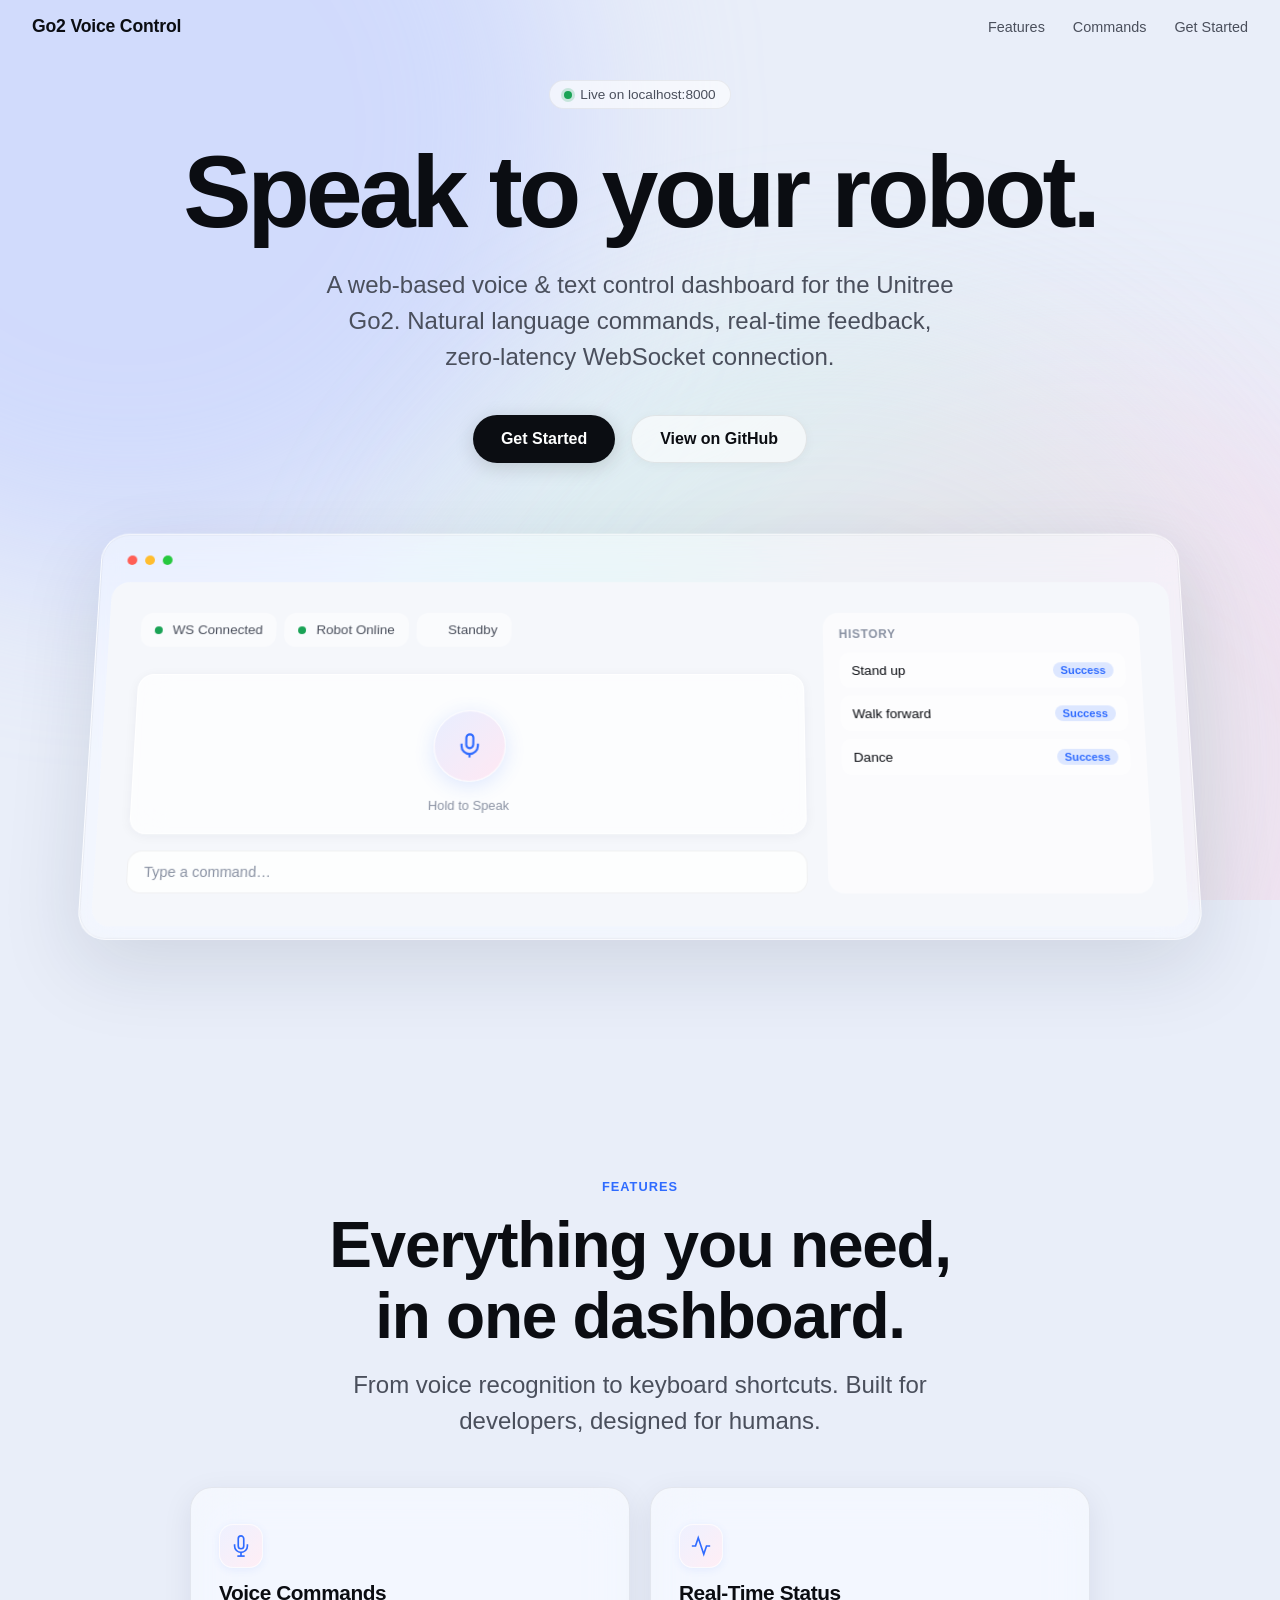
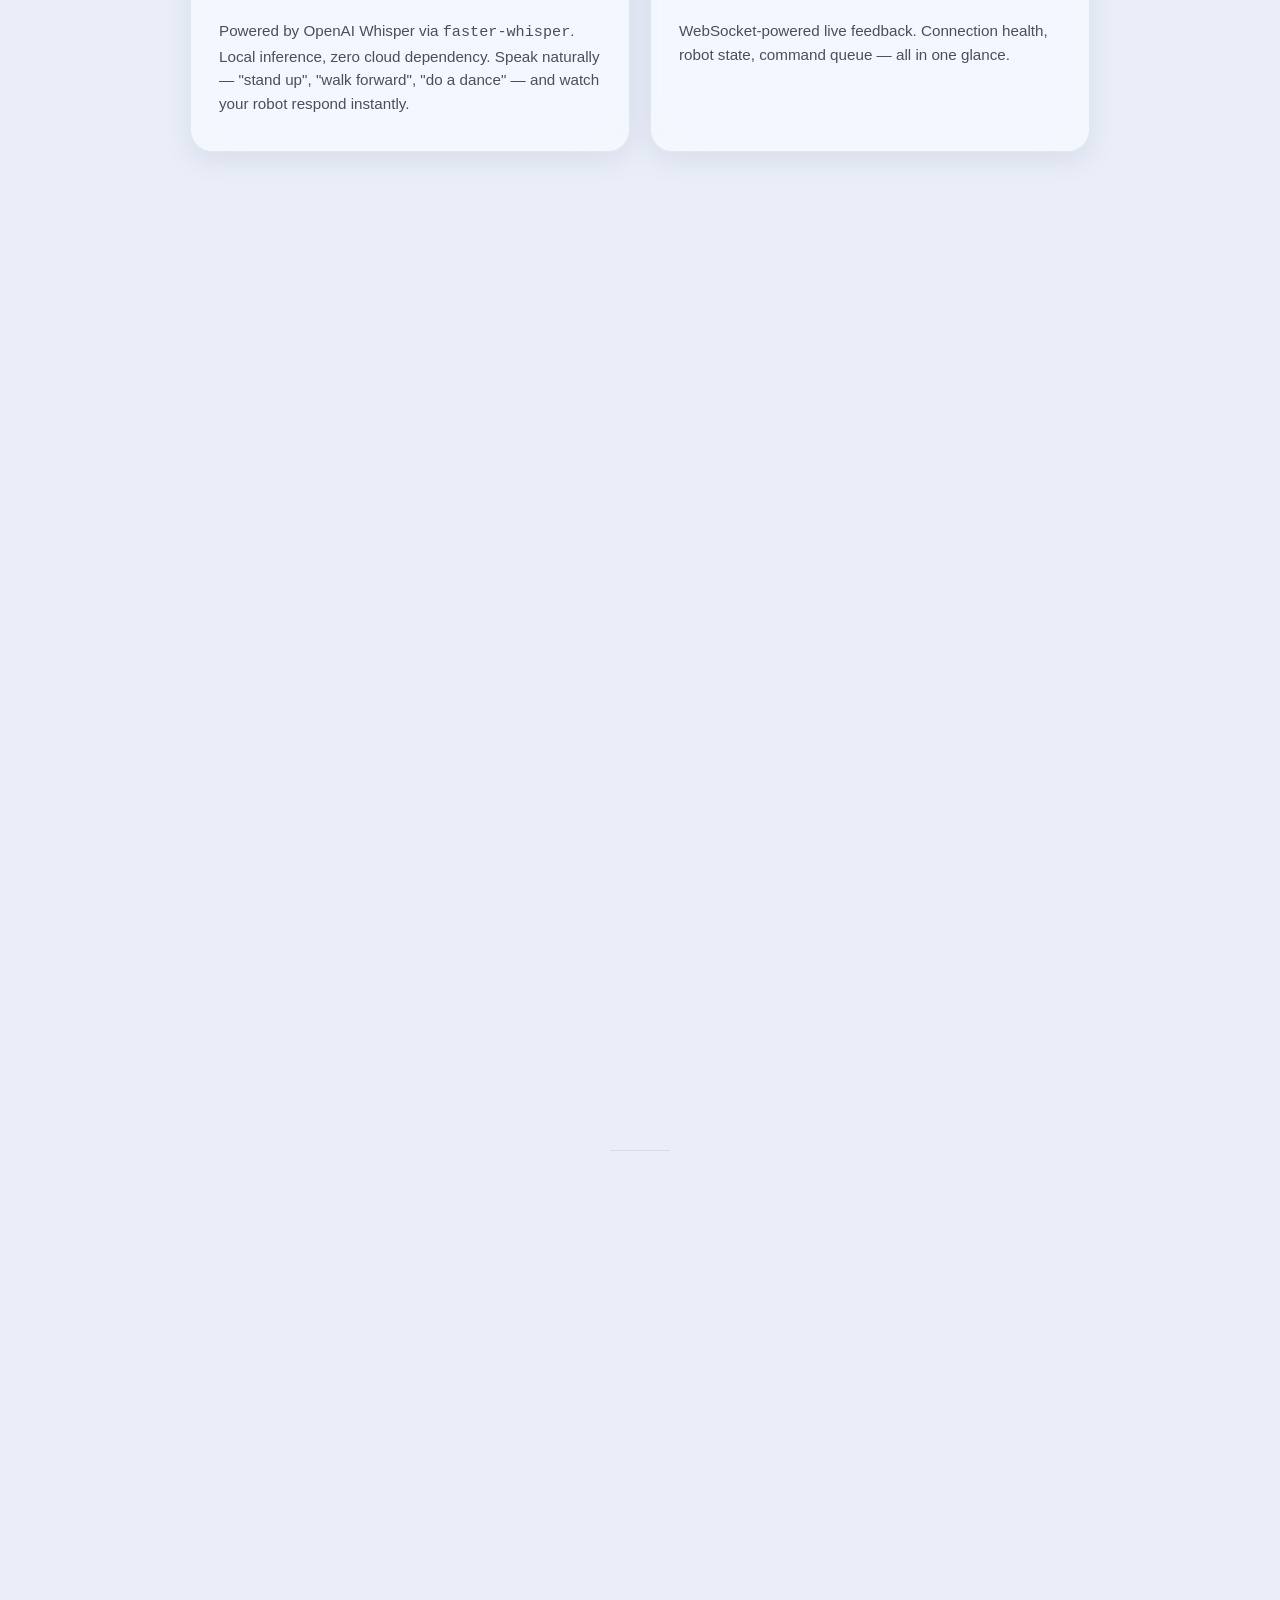
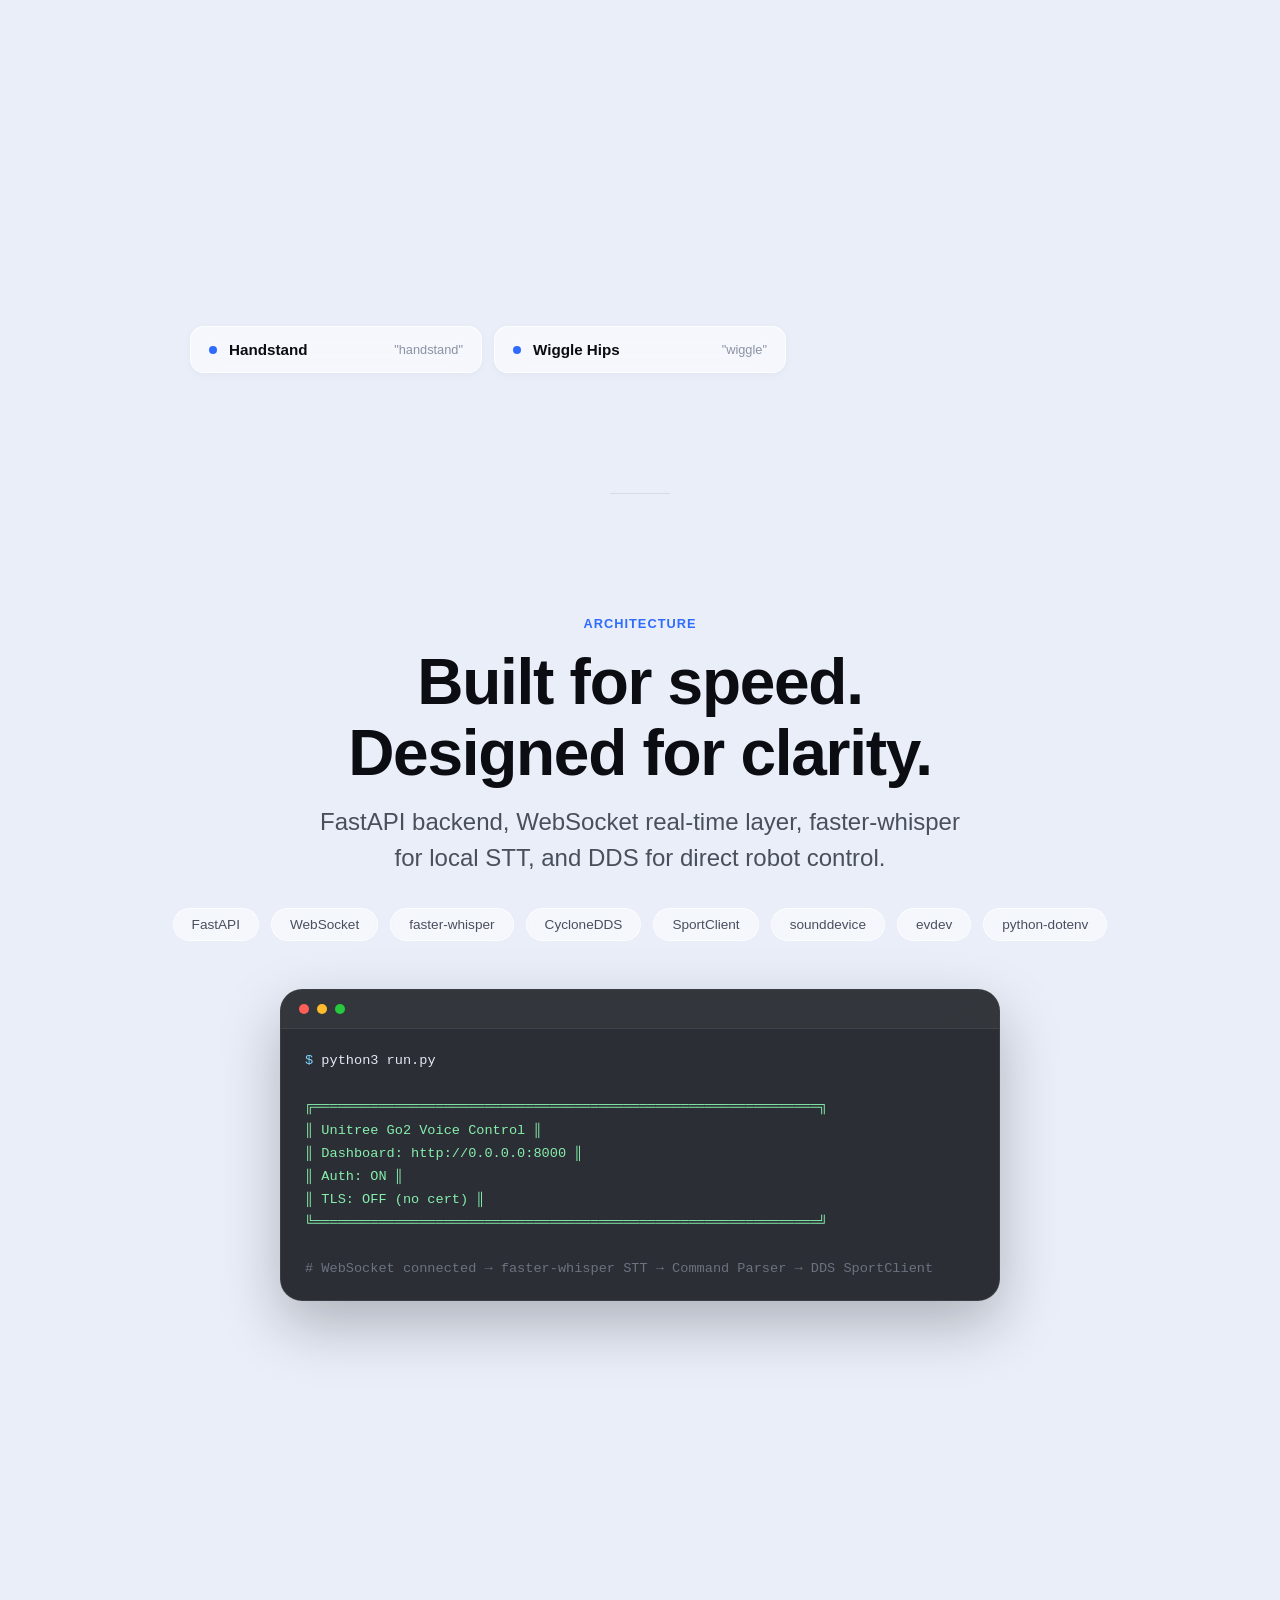
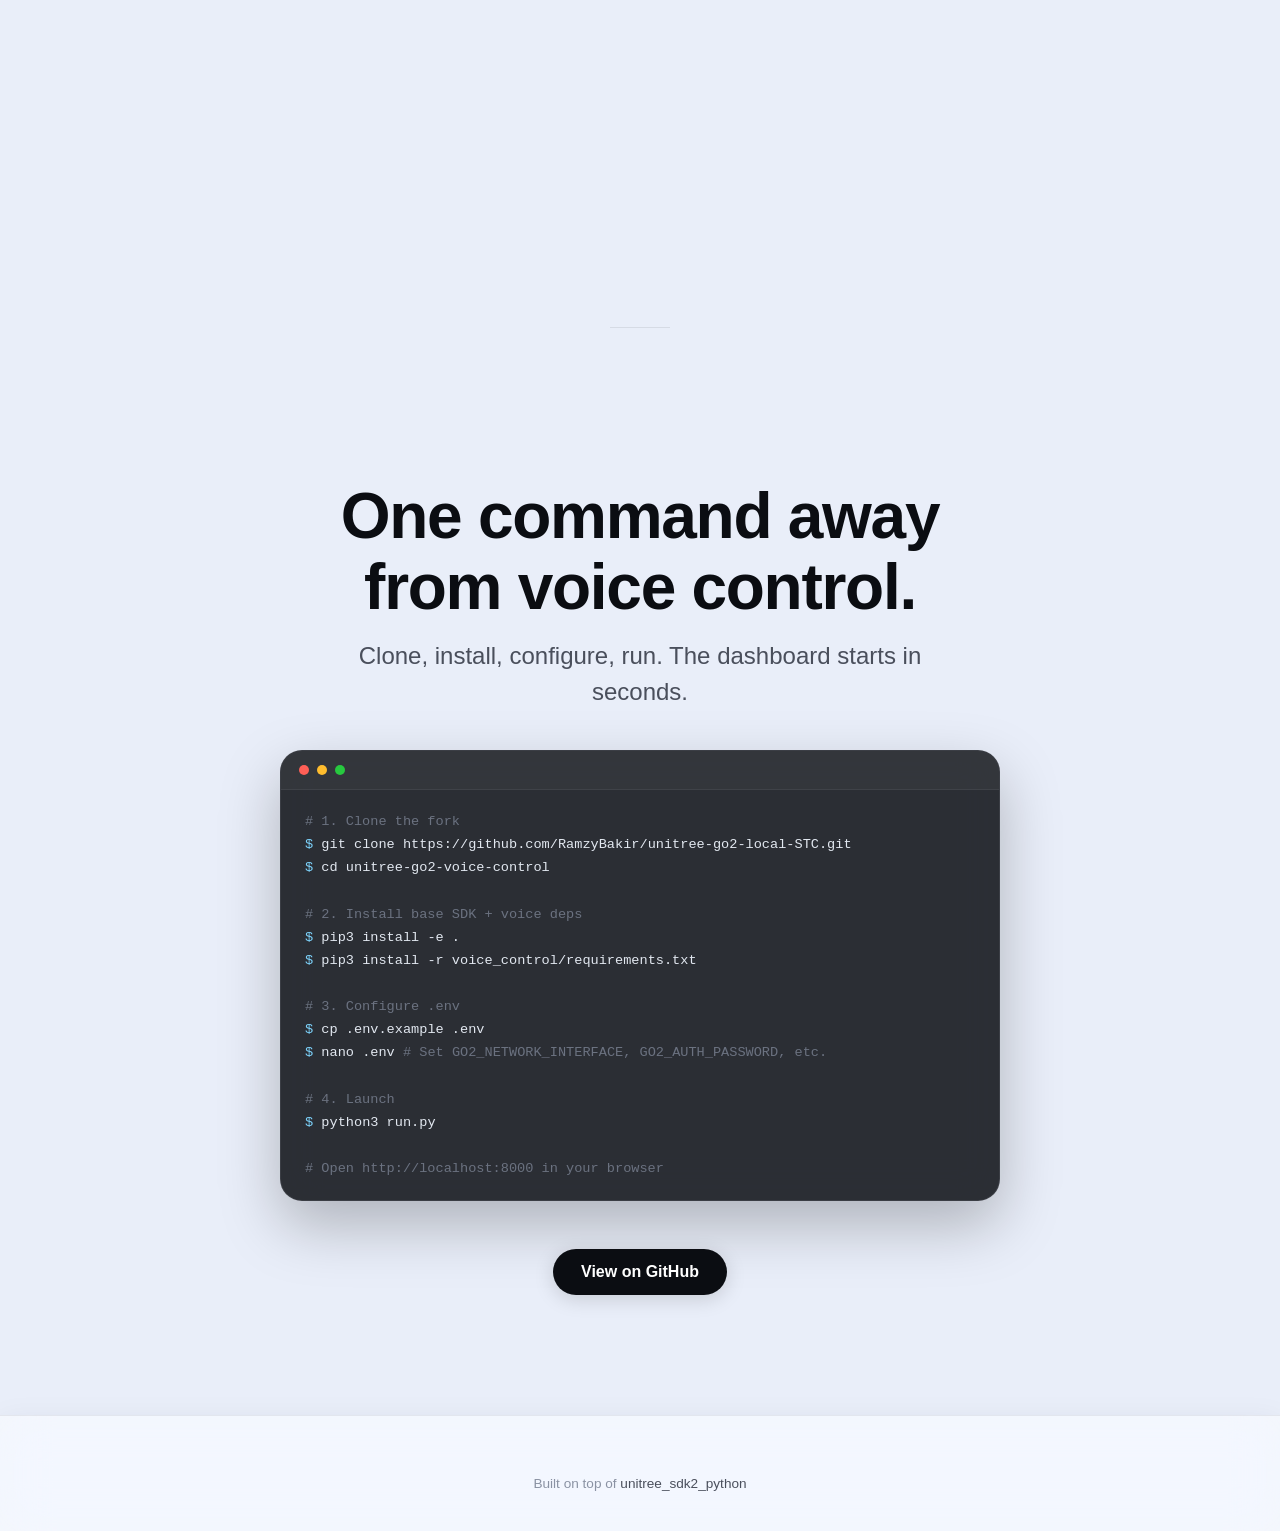
<file: landing.html>
<!DOCTYPE html>
<html lang="en">
<head>
<meta charset="UTF-8">
<meta name="viewport" content="width=device-width, initial-scale=1.0">
<title>Go2 Voice Control</title>
<style>
/* ============================================================
   Go2 Voice Control — Landing Page
   Apple-style. Liquid glass. One file.
   ============================================================ */

* { margin: 0; padding: 0; box-sizing: border-box; }

:root {
    --text:        #0b0d12;
    --text-soft:   #4a4f5c;
    --text-mute:   #8a92a3;
    --accent:      #2f6bff;
    --accent-soft: #dde7ff;
    --success:     #1aa356;
    --glass-bg:        rgba(255,255,255,0.50);
    --glass-bg-strong: rgba(255,255,255,0.80);
    --glass-border:    rgba(255,255,255,0.85);
    --glass-stroke:    rgba(20,25,40,0.07);
    --glass-shadow:    0 8px 30px rgba(20,30,60,0.08);
    --glass-radius:    22px;
    --bg-base: #e9eef9;
}

html {
    scroll-behavior: smooth;
    font-size: 16px;
}

body {
    font-family: -apple-system, BlinkMacSystemFont, "SF Pro Display", "SF Pro Text", "Segoe UI", Roboto, "Helvetica Neue", Arial, sans-serif;
    color: var(--text);
    background: var(--bg-base);
    -webkit-font-smoothing: antialiased;
    overflow-x: hidden;
}

/* ---------- Animated aurora background ---------- */
.aurora {
    position: fixed;
    inset: 0;
    z-index: 0;
    pointer-events: none;
    overflow: hidden;
}
.aurora .blob {
    position: absolute;
    width: 70vmax;
    height: 70vmax;
    border-radius: 50%;
    filter: blur(90px);
    opacity: .50;
    will-change: transform;
}
.aurora .b1 { background: #b9c8ff; top: -25vmax; left: -25vmax; animation: drift1 24s ease-in-out infinite alternate; }
.aurora .b2 { background: #ffd4ec; bottom: -30vmax; right: -20vmax; animation: drift2 28s ease-in-out infinite alternate; }
.aurora .b3 { background: #c5f0e0; top: 35%; left: 30%; opacity: .30; animation: drift3 32s ease-in-out infinite alternate; }

@keyframes drift1 { to { transform: translate(10vmax, 8vmax) scale(1.2); } }
@keyframes drift2 { to { transform: translate(-8vmax, -10vmax) scale(1.15); } }
@keyframes drift3 { to { transform: translate(-12vmax, 6vmax) scale(.8); } }

/* ---------- Glass primitive ---------- */
.glass {
    background: var(--glass-bg);
    backdrop-filter: blur(24px) saturate(160%);
    -webkit-backdrop-filter: blur(24px) saturate(160%);
    border: 1px solid var(--glass-stroke);
    border-radius: var(--glass-radius);
    box-shadow: var(--glass-shadow);
}
.glass-strong {
    background: var(--glass-bg-strong);
    backdrop-filter: blur(32px) saturate(180%);
    -webkit-backdrop-filter: blur(32px) saturate(180%);
}

/* ---------- Typography ---------- */
h1, h2, h3, h4 {
    font-weight: 700;
    letter-spacing: -0.02em;
    line-height: 1.1;
}

.display {
    font-size: clamp(3rem, 8vw, 7rem);
    font-weight: 800;
    letter-spacing: -0.04em;
    line-height: 1.0;
}

.headline {
    font-size: clamp(2rem, 5vw, 4rem);
    font-weight: 700;
}

.subhead {
    font-size: clamp(1.1rem, 2vw, 1.5rem);
    color: var(--text-soft);
    font-weight: 400;
    line-height: 1.5;
    max-width: 640px;
    margin-left: auto;
    margin-right: auto;
}

.label {
    font-size: 0.8rem;
    font-weight: 600;
    text-transform: uppercase;
    letter-spacing: 0.08em;
    color: var(--accent);
    margin-bottom: 1rem;
    display: inline-block;
}

/* ---------- Layout ---------- */
.page {
    position: relative;
    z-index: 1;
}

.section {
    width: 100%;
    padding: 120px 24px;
    display: flex;
    flex-direction: column;
    align-items: center;
    text-align: center;
}

.section-narrow { max-width: 980px; margin: 0 auto; }

/* ---------- Nav ---------- */
.nav {
    position: fixed;
    top: 0;
    left: 0;
    right: 0;
    z-index: 100;
    padding: 16px 32px;
    display: flex;
    justify-content: space-between;
    align-items: center;
    transition: background .3s, box-shadow .3s;
}
.nav.scrolled {
    background: rgba(255,255,255,0.72);
    backdrop-filter: blur(20px) saturate(180%);
    -webkit-backdrop-filter: blur(20px) saturate(180%);
    box-shadow: 0 1px 0 rgba(0,0,0,0.05);
}
.nav-brand {
    font-weight: 700;
    font-size: 1.1rem;
    letter-spacing: -0.01em;
}
.nav-links { display: flex; gap: 28px; }
.nav-links a {
    text-decoration: none;
    color: var(--text-soft);
    font-size: 0.9rem;
    font-weight: 500;
    transition: color .2s;
}
.nav-links a:hover { color: var(--text); }

/* ---------- Hero ---------- */
.hero {
    min-height: 100vh;
    justify-content: center;
    padding-top: 80px;
}
.hero-badge {
    display: inline-flex;
    align-items: center;
    gap: 8px;
    padding: 6px 14px;
    border-radius: 100px;
    font-size: 0.85rem;
    font-weight: 500;
    color: var(--text-soft);
    margin-bottom: 32px;
    background: rgba(255,255,255,0.6);
    border: 1px solid rgba(0,0,0,0.06);
}
.hero-badge::before {
    content: '';
    width: 8px;
    height: 8px;
    border-radius: 50%;
    background: var(--success);
    box-shadow: 0 0 0 3px rgba(26,163,86,0.2);
}

.hero-ctas {
    margin-top: 40px;
    display: flex;
    gap: 16px;
    flex-wrap: wrap;
    justify-content: center;
}
.btn {
    display: inline-flex;
    align-items: center;
    gap: 8px;
    padding: 14px 28px;
    border-radius: 100px;
    font-size: 1rem;
    font-weight: 600;
    text-decoration: none;
    border: none;
    cursor: pointer;
    transition: transform .2s, box-shadow .2s, background .2s;
}
.btn:hover { transform: translateY(-2px); }
.btn-primary {
    background: var(--text);
    color: #fff;
    box-shadow: 0 4px 20px rgba(0,0,0,0.15);
}
.btn-primary:hover { background: #1a1d24; }
.btn-secondary {
    background: rgba(255,255,255,0.6);
    color: var(--text);
    border: 1px solid rgba(0,0,0,0.08);
    box-shadow: 0 2px 12px rgba(0,0,0,0.04);
}
.btn-secondary:hover { background: rgba(255,255,255,0.9); }

/* Hero mockup */
.hero-mockup {
    margin-top: 64px;
    width: 100%;
    max-width: 1100px;
    perspective: 1200px;
}
.mockup-frame {
    width: 100%;
    padding: 12px;
    background: rgba(255,255,255,0.45);
    backdrop-filter: blur(20px) saturate(150%);
    border: 1px solid rgba(255,255,255,0.7);
    border-radius: 28px;
    box-shadow:
        0 24px 80px rgba(20,30,60,0.12),
        0 0 0 1px rgba(0,0,0,0.04) inset;
    transform: rotateX(8deg) translateY(0);
    transition: transform .8s cubic-bezier(0.16,1,0.3,1);
    overflow: hidden;
}
.mockup-frame:hover {
    transform: rotateX(0deg) translateY(-8px);
}
.mockup-header {
    display: flex;
    align-items: center;
    gap: 8px;
    padding: 10px 14px;
    margin-bottom: 8px;
}
.mockup-dot { width: 10px; height: 10px; border-radius: 50%; }
.mockup-dot.r { background: #ff5f56; }
.mockup-dot.y { background: #ffbd2e; }
.mockup-dot.g { background: #27c93f; }
.mockup-body {
    background: #f5f7fb;
    border-radius: 18px;
    padding: 32px;
    display: grid;
    grid-template-columns: 1fr 320px;
    gap: 20px;
    text-align: left;
}
@media (max-width: 900px) {
    .mockup-body { grid-template-columns: 1fr; }
    .mockup-frame { transform: none !important; }
}

.mock-left { display: flex; flex-direction: column; gap: 16px; }
.mock-card {
    background: rgba(255,255,255,0.7);
    backdrop-filter: blur(16px);
    border: 1px solid rgba(255,255,255,0.8);
    border-radius: 16px;
    padding: 20px;
    box-shadow: 0 2px 12px rgba(20,30,60,0.05);
}
.mock-row {
    display: flex;
    align-items: center;
    gap: 10px;
    padding: 10px 14px;
    border-radius: 12px;
    background: rgba(255,255,255,0.5);
    margin-bottom: 8px;
}
.mock-dot { width: 8px; height: 8px; border-radius: 50%; background: var(--success); }
.mock-row span { font-size: 0.85rem; color: var(--text-soft); }
.mock-mic {
    width: 72px;
    height: 72px;
    border-radius: 50%;
    background: linear-gradient(135deg, #e8eeff, #ffe8f3);
    border: 1px solid rgba(255,255,255,0.8);
    box-shadow: 0 4px 20px rgba(47,107,255,0.15);
    display: flex;
    align-items: center;
    justify-content: center;
    margin: 16px auto;
}
.mock-mic svg { width: 28px; height: 28px; stroke: var(--accent); stroke-width: 1.8; fill: none; }
.mock-input {
    display: flex;
    align-items: center;
    gap: 10px;
    padding: 12px 16px;
    border-radius: 14px;
    background: rgba(255,255,255,0.8);
    border: 1px solid rgba(0,0,0,0.05);
}
.mock-input span { color: var(--text-mute); font-size: 0.9rem; }

.mock-right {
    display: flex;
    flex-direction: column;
    gap: 12px;
}
.mock-history {
    background: rgba(255,255,255,0.6);
    border-radius: 16px;
    padding: 16px;
    flex: 1;
}
.mock-history h4 { font-size: 0.75rem; text-transform: uppercase; letter-spacing: 0.06em; color: var(--text-mute); margin-bottom: 12px; }
.mock-item {
    display: flex;
    align-items: center;
    justify-content: space-between;
    padding: 10px 12px;
    border-radius: 10px;
    background: rgba(255,255,255,0.5);
    margin-bottom: 8px;
    font-size: 0.85rem;
}
.mock-item .cmd { font-weight: 500; color: var(--text); }
.mock-item .tag { font-size: 0.7rem; padding: 2px 8px; border-radius: 100px; background: var(--accent-soft); color: var(--accent); font-weight: 600; }

/* ---------- Scroll reveal ---------- */
.reveal {
    opacity: 0;
    transform: translateY(40px);
    transition: opacity .8s cubic-bezier(0.16,1,0.3,1), transform .8s cubic-bezier(0.16,1,0.3,1);
}
.reveal.visible {
    opacity: 1;
    transform: translateY(0);
}

/* ---------- Bento grid ---------- */
.bento {
    display: grid;
    grid-template-columns: repeat(2, 1fr);
    gap: 20px;
    width: 100%;
    max-width: 900px;
    margin-top: 48px;
}
@media (max-width: 900px) { .bento { grid-template-columns: 1fr; } }

.bento-card {
    padding: 36px 28px;
    text-align: left;
    display: flex;
    flex-direction: column;
    gap: 14px;
    transition: transform .3s, box-shadow .3s;
}
.bento-card:hover { transform: translateY(-4px); box-shadow: 0 12px 40px rgba(20,30,60,0.10); }
.bento-card.wide { grid-column: span 2; }
@media (max-width: 900px) { .bento-card.wide { grid-column: span 1; } }

.bento-icon {
    width: 44px;
    height: 44px;
    border-radius: 14px;
    display: flex;
    align-items: center;
    justify-content: center;
    background: linear-gradient(135deg, #eef1ff, #ffeef5);
    border: 1px solid rgba(255,255,255,0.7);
    box-shadow: 0 2px 8px rgba(47,107,255,0.08);
}
.bento-icon svg { width: 22px; height: 22px; stroke: var(--accent); stroke-width: 1.8; fill: none; }
.bento-card h3 { font-size: 1.3rem; }
.bento-card p { font-size: 0.95rem; color: var(--text-soft); line-height: 1.55; }

/* ---------- Commands list ---------- */
.commands-grid {
    display: grid;
    grid-template-columns: repeat(auto-fill, minmax(260px, 1fr));
    gap: 12px;
    width: 100%;
    max-width: 900px;
    margin-top: 40px;
}
.cmd-chip {
    display: flex;
    align-items: center;
    gap: 12px;
    padding: 14px 18px;
    background: rgba(255,255,255,0.55);
    backdrop-filter: blur(12px);
    border: 1px solid rgba(255,255,255,0.7);
    border-radius: 14px;
    box-shadow: 0 2px 10px rgba(20,30,60,0.04);
    text-align: left;
    transition: transform .2s, background .2s;
}
.cmd-chip:hover { transform: scale(1.02); background: rgba(255,255,255,0.8); }
.cmd-chip .dot { width: 8px; height: 8px; border-radius: 50%; background: var(--accent); flex-shrink: 0; }
.cmd-chip strong { font-size: 0.95rem; font-weight: 600; }
.cmd-chip span { font-size: 0.8rem; color: var(--text-mute); margin-left: auto; }

/* ---------- Terminal ---------- */
.terminal {
    width: 100%;
    max-width: 720px;
    margin-top: 40px;
    text-align: left;
    overflow: hidden;
    background: rgba(10,12,18,0.85);
    backdrop-filter: blur(20px);
    border: 1px solid rgba(255,255,255,0.08);
    border-radius: var(--glass-radius);
    box-shadow: 0 24px 60px rgba(0,0,0,0.25);
}
.term-header {
    display: flex;
    align-items: center;
    gap: 8px;
    padding: 14px 18px;
    background: rgba(255,255,255,0.04);
    border-bottom: 1px solid rgba(255,255,255,0.06);
}
.term-body { padding: 20px 24px; font-family: "SF Mono", SFMono-Regular, Menlo, Monaco, Consolas, monospace; font-size: 0.85rem; line-height: 1.7; color: #c8cdd8; }
.term-body .comment { color: #6b7280; }
.term-body .prompt { color: #7dd3fc; }
.term-body .cmd { color: #e2e8f0; }
.term-body .output { color: #86efac; }

/* ---------- Tech row ---------- */
.tech-row {
    display: flex;
    flex-wrap: wrap;
    justify-content: center;
    gap: 12px;
    margin-top: 32px;
}
.tech-pill {
    padding: 8px 18px;
    border-radius: 100px;
    font-size: 0.85rem;
    font-weight: 500;
    background: rgba(255,255,255,0.5);
    backdrop-filter: blur(10px);
    border: 1px solid rgba(255,255,255,0.7);
    color: var(--text-soft);
    transition: transform .2s, background .2s;
}
.tech-pill:hover { transform: translateY(-2px); background: rgba(255,255,255,0.85); color: var(--text); }

/* ---------- Footer ---------- */
.footer {
    padding: 60px 24px 40px;
    text-align: center;
    color: var(--text-mute);
    font-size: 0.85rem;
}
.footer a { color: var(--text-soft); text-decoration: none; }
.footer a:hover { color: var(--text); text-decoration: underline; }

/* ---------- Divider ---------- */
.divider {
    width: 60px;
    height: 1px;
    background: rgba(0,0,0,0.08);
    margin: 0 auto;
}

/* ---------- Flowchart ---------- */
.flowchart {
    width: 100%;
    max-width: 1000px;
    margin-top: 48px;
    display: flex;
    flex-direction: column;
    align-items: center;
    gap: 0;
    padding: 20px;
}

.flow-row {
    display: flex;
    align-items: center;
    justify-content: center;
    gap: 12px;
    width: 100%;
    position: relative;
}
@media (max-width: 900px) {
    .flow-row { flex-direction: column; gap: 12px; }
}

.flow-node {
    padding: 18px 28px;
    text-align: center;
    transition: transform .3s, box-shadow .3s;
    min-width: 160px;
}
.flow-node:hover { transform: translateY(-3px); }

.flow-node h4 {
    font-size: 0.9rem;
    font-weight: 600;
    color: var(--text);
    line-height: 1.3;
    margin-bottom: 4px;
}
.flow-node p {
    font-size: 0.75rem;
    color: var(--text-mute);
    line-height: 1.4;
    font-family: "SF Mono", SFMono-Regular, Menlo, Consolas, monospace;
}

.flow-arrow {
    display: flex;
    align-items: center;
    justify-content: center;
    color: var(--text-mute);
    min-width: 48px;
}
.flow-arrow svg {
    width: 28px;
    height: 28px;
    stroke: var(--text-mute);
    stroke-width: 1.5;
    fill: none;
    opacity: 0.4;
}
.flow-arrow-label {
    font-size: 0.7rem;
    color: var(--text-mute);
    text-align: center;
    padding: 4px 0;
    font-family: "SF Mono", SFMono-Regular, Menlo, Consolas, monospace;
    opacity: 0.6;
}

.flow-hub {
    padding: 22px 40px;
    min-width: 200px;
}
.flow-hub h4 { font-size: 1rem; font-weight: 700; }

.flow-pipeline {
    display: flex;
    align-items: center;
    gap: 8px;
    flex-wrap: wrap;
    justify-content: center;
}
@media (max-width: 900px) {
    .flow-pipeline { flex-direction: column; }
}

.flow-connector {
    width: 100%;
    display: flex;
    flex-direction: column;
    align-items: center;
    padding: 6px 0;
}
.flow-connector svg {
    width: 24px;
    height: 24px;
    stroke: var(--text-mute);
    stroke-width: 1.5;
    fill: none;
    opacity: 0.3;
}

/* ---------- Animations ---------- */
@keyframes float {
    0%, 100% { transform: translateY(0); }
    50% { transform: translateY(-12px); }
}
.float { animation: float 6s ease-in-out infinite; }
</style>
</head>
<body>

<!-- Aurora background -->
<div class="aurora">
    <div class="blob b1"></div>
    <div class="blob b2"></div>
    <div class="blob b3"></div>
</div>

<!-- Nav -->
<nav class="nav" id="nav">
    <div class="nav-brand">Go2 Voice Control</div>
    <div class="nav-links">
        <a href="#features">Features</a>
        <a href="#commands">Commands</a>
        <a href="#start">Get Started</a>
    </div>
</nav>

<div class="page">

<!-- ==================== HERO ==================== -->
<section class="section hero" id="hero">
    <div class="hero-badge reveal">Live on localhost:8000</div>
    <h1 class="display reveal" style="transition-delay:.05s">Speak to your robot.</h1>
    <p class="subhead reveal" style="transition-delay:.15s; margin-top:24px">
        A web-based voice &amp; text control dashboard for the Unitree Go2.
        Natural language commands, real-time feedback, zero-latency WebSocket connection.
    </p>
    <div class="hero-ctas reveal" style="transition-delay:.25s">
        <a href="#start" class="btn btn-primary">Get Started</a>
        <a href="https://github.com/RamzyBakir/unitree-go2-local-STC" target="_blank" class="btn btn-secondary">View on GitHub</a>
    </div>

    <!-- Dashboard mockup -->
    <div class="hero-mockup reveal" style="transition-delay:.35s">
        <div class="mockup-frame">
            <div class="mockup-header">
                <div class="mockup-dot r"></div>
                <div class="mockup-dot y"></div>
                <div class="mockup-dot g"></div>
            </div>
            <div class="mockup-body">
                <div class="mock-left">
                    <div style="display:flex;gap:8px;margin-bottom:4px">
                        <span class="mock-row"><span class="mock-dot"></span><span>WS Connected</span></span>
                        <span class="mock-row"><span class="mock-dot"></span><span>Robot Online</span></span>
                        <span class="mock-row"><span class="mock-dot" style="background:var(--warn)"></span><span>Standby</span></span>
                    </div>
                    <div class="mock-card" style="text-align:center">
                        <div class="mock-mic">
                            <svg viewBox="0 0 24 24"><rect x="9" y="2" width="6" height="12" rx="3"/><path d="M5 10v2a7 7 0 0 0 14 0v-2"/><line x1="12" y1="19" x2="12" y2="22"/></svg>
                        </div>
                        <div style="font-size:0.8rem;color:var(--text-mute)">Hold to Speak</div>
                    </div>
                    <div class="mock-input"><span>Type a command…</span></div>
                </div>
                <div class="mock-right">
                    <div class="mock-history">
                        <h4>History</h4>
                        <div class="mock-item"><span class="cmd">Stand up</span><span class="tag">Success</span></div>
                        <div class="mock-item"><span class="cmd">Walk forward</span><span class="tag">Success</span></div>
                        <div class="mock-item"><span class="cmd">Dance</span><span class="tag">Success</span></div>
                    </div>
                </div>
            </div>
        </div>
    </div>
</section>

<!-- ==================== FEATURES ==================== -->
<section class="section" id="features">
    <div class="section-narrow">
        <span class="label reveal">Features</span>
        <h2 class="headline reveal" style="transition-delay:.05s">Everything you need,<br>in one dashboard.</h2>
        <p class="subhead reveal" style="transition-delay:.1s; margin-top:16px">
            From voice recognition to keyboard shortcuts. Built for developers, designed for humans.
        </p>
    </div>

    <div class="bento">
        <div class="bento-card glass reveal" style="transition-delay:.1s">
            <div class="bento-icon">
                <svg viewBox="0 0 24 24"><path d="M12 1a3 3 0 0 0-3 3v8a3 3 0 0 0 6 0V4a3 3 0 0 0-3-3z"/><path d="M19 10v2a7 7 0 0 1-14 0v-2"/><line x1="12" y1="19" x2="12" y2="23"/><line x1="8" y1="23" x2="16" y2="23"/></svg>
            </div>
            <h3>Voice Commands</h3>
            <p>Powered by OpenAI Whisper via <code>faster-whisper</code>. Local inference, zero cloud dependency. Speak naturally — "stand up", "walk forward", "do a dance" — and watch your robot respond instantly.</p>
        </div>

        <div class="bento-card glass reveal" style="transition-delay:.15s">
            <div class="bento-icon">
                <svg viewBox="0 0 24 24"><polyline points="22 12 18 12 15 21 9 3 6 12 2 12"/></svg>
            </div>
            <h3>Real-Time Status</h3>
            <p>WebSocket-powered live feedback. Connection health, robot state, command queue — all in one glance.</p>
        </div>

        <div class="bento-card glass reveal" style="transition-delay:.2s">
            <div class="bento-icon">
                <svg viewBox="0 0 24 24"><rect x="3" y="11" width="18" height="11" rx="2" ry="2"/><path d="M7 11V7a5 5 0 0 1 10 0v4"/></svg>
            </div>
            <h3>Session Auth</h3>
            <p>Optional login with HMAC-signed session cookies. Share the dashboard on your lab network with confidence.</p>
        </div>

        <div class="bento-card glass reveal" style="transition-delay:.25s">
            <div class="bento-icon">
                <svg viewBox="0 0 24 24"><path d="M14.7 6.3a1 1 0 0 0 0 1.4l1.6 1.6a1 1 0 0 0 1.4 0l3.77-3.77a6 6 0 0 1-7.94 7.94l-6.91 6.91a2.12 2.12 0 0 1-3-3l6.91-6.91a6 6 0 0 1 7.94-7.94l-3.76 3.76z"/></svg>
            </div>
            <h3>Mock Mode</h3>
            <p>Test the entire stack without a physical robot. Perfect for UI development, demos, and CI pipelines.</p>
        </div>
    </div>
</section>

<!-- ==================== OVERVIEW ==================== -->
<section class="section" id="overview">
    <div class="section-narrow">
        <span class="label reveal">Overview</span>
        <h2 class="headline reveal" style="transition-delay:.05s">Fully local.<br>No cloud required.</h2>
        <p class="subhead reveal" style="transition-delay:.1s; margin-top:24px">
            A <strong>fully local, self-hosted</strong> voice control system for the Unitree Go2. It runs an embedded Whisper STT model, matches spoken words to a predefined command table, and sends control signals to the robot over <strong>DDS (CycloneDDS)</strong> — no internet required after setup.
        </p>
    </div>
</section>

<div class="divider"></div>

<!-- ==================== COMMANDS ==================== -->
<section class="section" id="commands">
    <div class="section-narrow">
        <span class="label reveal">Commands</span>
        <h2 class="headline reveal" style="transition-delay:.05s">Natural language,<br>real motion.</h2>
        <p class="subhead reveal" style="transition-delay:.1s; margin-top:16px">
            ~30 built-in motions mapped to natural speech. The parser handles synonyms, filler words, and partial matches.
        </p>
    </div>

    <div class="commands-grid">
        <div class="cmd-chip glass reveal"><div class="dot"></div><strong>Stand Up</strong><span>"get up"</span></div>
        <div class="cmd-chip glass reveal" style="transition-delay:.03s"><div class="dot"></div><strong>Sit Down</strong><span>"take a seat"</span></div>
        <div class="cmd-chip glass reveal" style="transition-delay:.06s"><div class="dot"></div><strong>Stretch</strong><span>"reach out"</span></div>
        <div class="cmd-chip glass reveal" style="transition-delay:.09s"><div class="dot"></div><strong>Hello</strong><span>"wave"</span></div>
        <div class="cmd-chip glass reveal" style="transition-delay:.12s"><div class="dot"></div><strong>Heart</strong><span>"i love you"</span></div>
        <div class="cmd-chip glass reveal" style="transition-delay:.15s"><div class="dot"></div><strong>Dance 1 / 2</strong><span>"do a dance"</span></div>
        <div class="cmd-chip glass reveal" style="transition-delay:.18s"><div class="dot"></div><strong>Walk Forward</strong><span>"go ahead"</span></div>
        <div class="cmd-chip glass reveal" style="transition-delay:.21s"><div class="dot"></div><strong>Walk Backward</strong><span>"step back"</span></div>
        <div class="cmd-chip glass reveal" style="transition-delay:.24s"><div class="dot"></div><strong>Turn Left / Right</strong><span>"spin right"</span></div>
        <div class="cmd-chip glass reveal" style="transition-delay:.27s"><div class="dot"></div><strong>Move Left / Right</strong><span>"strafe left"</span></div>
        <div class="cmd-chip glass reveal" style="transition-delay:.30s"><div class="dot"></div><strong>Stop</strong><span>"halt"</span></div>
        <div class="cmd-chip glass reveal" style="transition-delay:.33s"><div class="dot"></div><strong>Balance Stand</strong><span>"balance"</span></div>
        <div class="cmd-chip glass reveal" style="transition-delay:.36s"><div class="dot"></div><strong>Recovery Stand</strong><span>"get up"</span></div>
        <div class="cmd-chip glass reveal" style="transition-delay:.39s"><div class="dot"></div><strong>Squat</strong><span>"crouch"</span></div>
        <div class="cmd-chip glass reveal" style="transition-delay:.42s"><div class="dot"></div><strong>Jump</strong><span>"hop"</span></div>
        <div class="cmd-chip glass reveal" style="transition-delay:.45s"><div class="dot"></div><strong>Skateboard</strong><span>"skate"</span></div>
        <div class="cmd-chip glass reveal" style="transition-delay:.48s"><div class="dot"></div><strong>Fingertip Stand</strong><span>"fingertip"</span></div>
        <div class="cmd-chip glass reveal" style="transition-delay:.51s"><div class="dot"></div><strong>One-Legged Stand</strong><span>"one leg"</span></div>
        <div class="cmd-chip glass reveal" style="transition-delay:.54s"><div class="dot"></div><strong>Handstand</strong><span>"handstand"</span></div>
        <div class="cmd-chip glass reveal" style="transition-delay:.57s"><div class="dot"></div><strong>Wiggle Hips</strong><span>"wiggle"</span></div>
    </div>
</section>

<div class="divider"></div>

<!-- ==================== ARCHITECTURE ==================== -->
<section class="section" id="architecture">
    <div class="section-narrow">
        <span class="label reveal">Architecture</span>
        <h2 class="headline reveal" style="transition-delay:.05s">Built for speed.<br>Designed for clarity.</h2>
        <p class="subhead reveal" style="transition-delay:.1s; margin-top:16px">
            FastAPI backend, WebSocket real-time layer, faster-whisper for local STT, and DDS for direct robot control.
        </p>
    </div>

    <div class="tech-row reveal" style="transition-delay:.15s">
        <span class="tech-pill">FastAPI</span>
        <span class="tech-pill">WebSocket</span>
        <span class="tech-pill">faster-whisper</span>
        <span class="tech-pill">CycloneDDS</span>
        <span class="tech-pill">SportClient</span>
        <span class="tech-pill">sounddevice</span>
        <span class="tech-pill">evdev</span>
        <span class="tech-pill">python-dotenv</span>
    </div>

    <div class="terminal reveal" style="transition-delay:.2s; margin-top:48px">
        <div class="term-header">
            <div class="mockup-dot r"></div>
            <div class="mockup-dot y"></div>
            <div class="mockup-dot g"></div>
        </div>
        <div class="term-body">
<span class="prompt">$</span> <span class="cmd">python3 run.py</span><br><br>
<span class="output">╔══════════════════════════════════════════════════════════════╗</span><br>
<span class="output">║     Unitree Go2 Voice Control                                ║</span><br>
<span class="output">║     Dashboard: http://0.0.0.0:8000                           ║</span><br>
<span class="output">║     Auth: ON                                                 ║</span><br>
<span class="output">║     TLS: OFF (no cert)                                       ║</span><br>
<span class="output">╚══════════════════════════════════════════════════════════════╝</span><br><br>
<span class="comment"># WebSocket connected  →  faster-whisper STT  →  Command Parser  →  DDS SportClient</span>
        </div>
    </div>

    <div class="flowchart reveal" style="transition-delay:.25s">

        <!-- Row 1: Inputs -->
        <div class="flow-row">
            <div class="flow-node flow-input glass">
                <h4>Microphone</h4>
                <p>Browser / hardware audio</p>
            </div>
            <div class="flow-arrow">
                <svg viewBox="0 0 24 24"><line x1="5" y1="12" x2="19" y2="12"/><polyline points="12 5 19 12 12 19"/></svg>
            </div>
            <div class="flow-node flow-input glass">
                <h4>Web Browser</h4>
                <p>WebSocket + HTTP UI</p>
            </div>
        </div>

        <!-- Connector down -->
        <div class="flow-connector">
            <svg viewBox="0 0 24 24"><line x1="12" y1="5" x2="12" y2="19"/><polyline points="5 12 12 19 19 12"/></svg>
            <span class="flow-arrow-label">POST /api/transcribe</span>
        </div>

        <!-- Row 2: Hub -->
        <div class="flow-row">
            <div class="flow-node flow-hub glass-strong">
                <h4>FastAPI Server</h4>
                <p>uvicorn · WebSocket · REST</p>
            </div>
        </div>

        <!-- Connector down -->
        <div class="flow-connector">
            <svg viewBox="0 0 24 24"><line x1="12" y1="5" x2="12" y2="19"/><polyline points="5 12 12 19 19 12"/></svg>
        </div>

        <!-- Row 3: Processing Pipeline -->
        <div class="flow-pipeline">
            <div class="flow-node flow-pipe glass">
                <h4>AudioRecorder</h4>
                <p>sounddevice</p>
            </div>
            <div class="flow-arrow">
                <svg viewBox="0 0 24 24"><line x1="5" y1="12" x2="19" y2="12"/><polyline points="12 5 19 12 12 19"/></svg>
            </div>
            <div class="flow-node flow-pipe glass">
                <h4>SpeechEngine</h4>
                <p>faster-whisper</p>
            </div>
            <div class="flow-arrow">
                <svg viewBox="0 0 24 24"><line x1="5" y1="12" x2="19" y2="12"/><polyline points="12 5 19 12 12 19"/></svg>
            </div>
            <div class="flow-node flow-pipe glass">
                <h4>CommandParser</h4>
                <p>regex matching</p>
            </div>
            <div class="flow-arrow">
                <svg viewBox="0 0 24 24"><line x1="5" y1="12" x2="19" y2="12"/><polyline points="12 5 19 12 12 19"/></svg>
            </div>
            <div class="flow-node flow-pipe glass">
                <h4>RobotController</h4>
                <p>unitree_sdk2py · DDS</p>
            </div>
            <div class="flow-arrow">
                <svg viewBox="0 0 24 24"><line x1="5" y1="12" x2="19" y2="12"/><polyline points="12 5 19 12 12 19"/></svg>
            </div>
            <div class="flow-node flow-output glass">
                <h4>Unitree Go2</h4>
                <p>Robot execution</p>
            </div>
        </div>

    </div>
</section>

<div class="divider"></div>

<!-- ==================== GET STARTED ==================== -->
<section class="section" id="start">
    <div class="section-narrow">
        <span class="label reveal">Get Started</span>
        <h2 class="headline reveal" style="transition-delay:.05s">One command away<br>from voice control.</h2>
        <p class="subhead reveal" style="transition-delay:.1s; margin-top:16px">
            Clone, install, configure, run. The dashboard starts in seconds.
        </p>
    </div>

    <div class="terminal reveal" style="transition-delay:.15s; margin-top:40px">
        <div class="term-header">
            <div class="mockup-dot r"></div>
            <div class="mockup-dot y"></div>
            <div class="mockup-dot g"></div>
        </div>
        <div class="term-body">
<span class="comment"># 1. Clone the fork</span><br>
<span class="prompt">$</span> <span class="cmd">git clone https://github.com/RamzyBakir/unitree-go2-local-STC.git</span><br>
<span class="prompt">$</span> <span class="cmd">cd unitree-go2-voice-control</span><br><br>

<span class="comment"># 2. Install base SDK + voice deps</span><br>
<span class="prompt">$</span> <span class="cmd">pip3 install -e .</span><br>
<span class="prompt">$</span> <span class="cmd">pip3 install -r voice_control/requirements.txt</span><br><br>

<span class="comment"># 3. Configure .env</span><br>
<span class="prompt">$</span> <span class="cmd">cp .env.example .env</span><br>
<span class="prompt">$</span> <span class="cmd">nano .env</span> <span class="comment"># Set GO2_NETWORK_INTERFACE, GO2_AUTH_PASSWORD, etc.</span><br><br>

<span class="comment"># 4. Launch</span><br>
<span class="prompt">$</span> <span class="cmd">python3 run.py</span><br><br>

<span class="comment"># Open http://localhost:8000 in your browser</span>
        </div>
    </div>

    <div class="hero-ctas reveal" style="transition-delay:.25s; margin-top:48px">
        <a href="https://github.com/RamzyBakir/unitree-go2-local-STC" target="_blank" class="btn btn-primary">View on GitHub</a>
    </div>
</section>

<!-- ==================== FOOTER ==================== -->
<footer class="footer glass" style="border-radius:0; border-left:none; border-right:none; border-bottom:none;">
    <p>Built on top of <a href="https://github.com/unitreerobotics/unitree_sdk2_python" target="_blank">unitree_sdk2_python</a></p>
</footer>

</div><!-- /page -->

<script>
/* ---------- Nav scroll effect ---------- */
const nav = document.getElementById('nav');
window.addEventListener('scroll', () => {
    nav.classList.toggle('scrolled', window.scrollY > 40);
});

/* ---------- Intersection Observer reveal ---------- */
const observer = new IntersectionObserver((entries) => {
    entries.forEach(entry => {
        if (entry.isIntersecting) {
            entry.target.classList.add('visible');
        }
    });
}, { threshold: 0.1, rootMargin: '0px 0px -40px 0px' });

document.querySelectorAll('.reveal').forEach(el => observer.observe(el));
</script>

</body>
</html>
</file>
